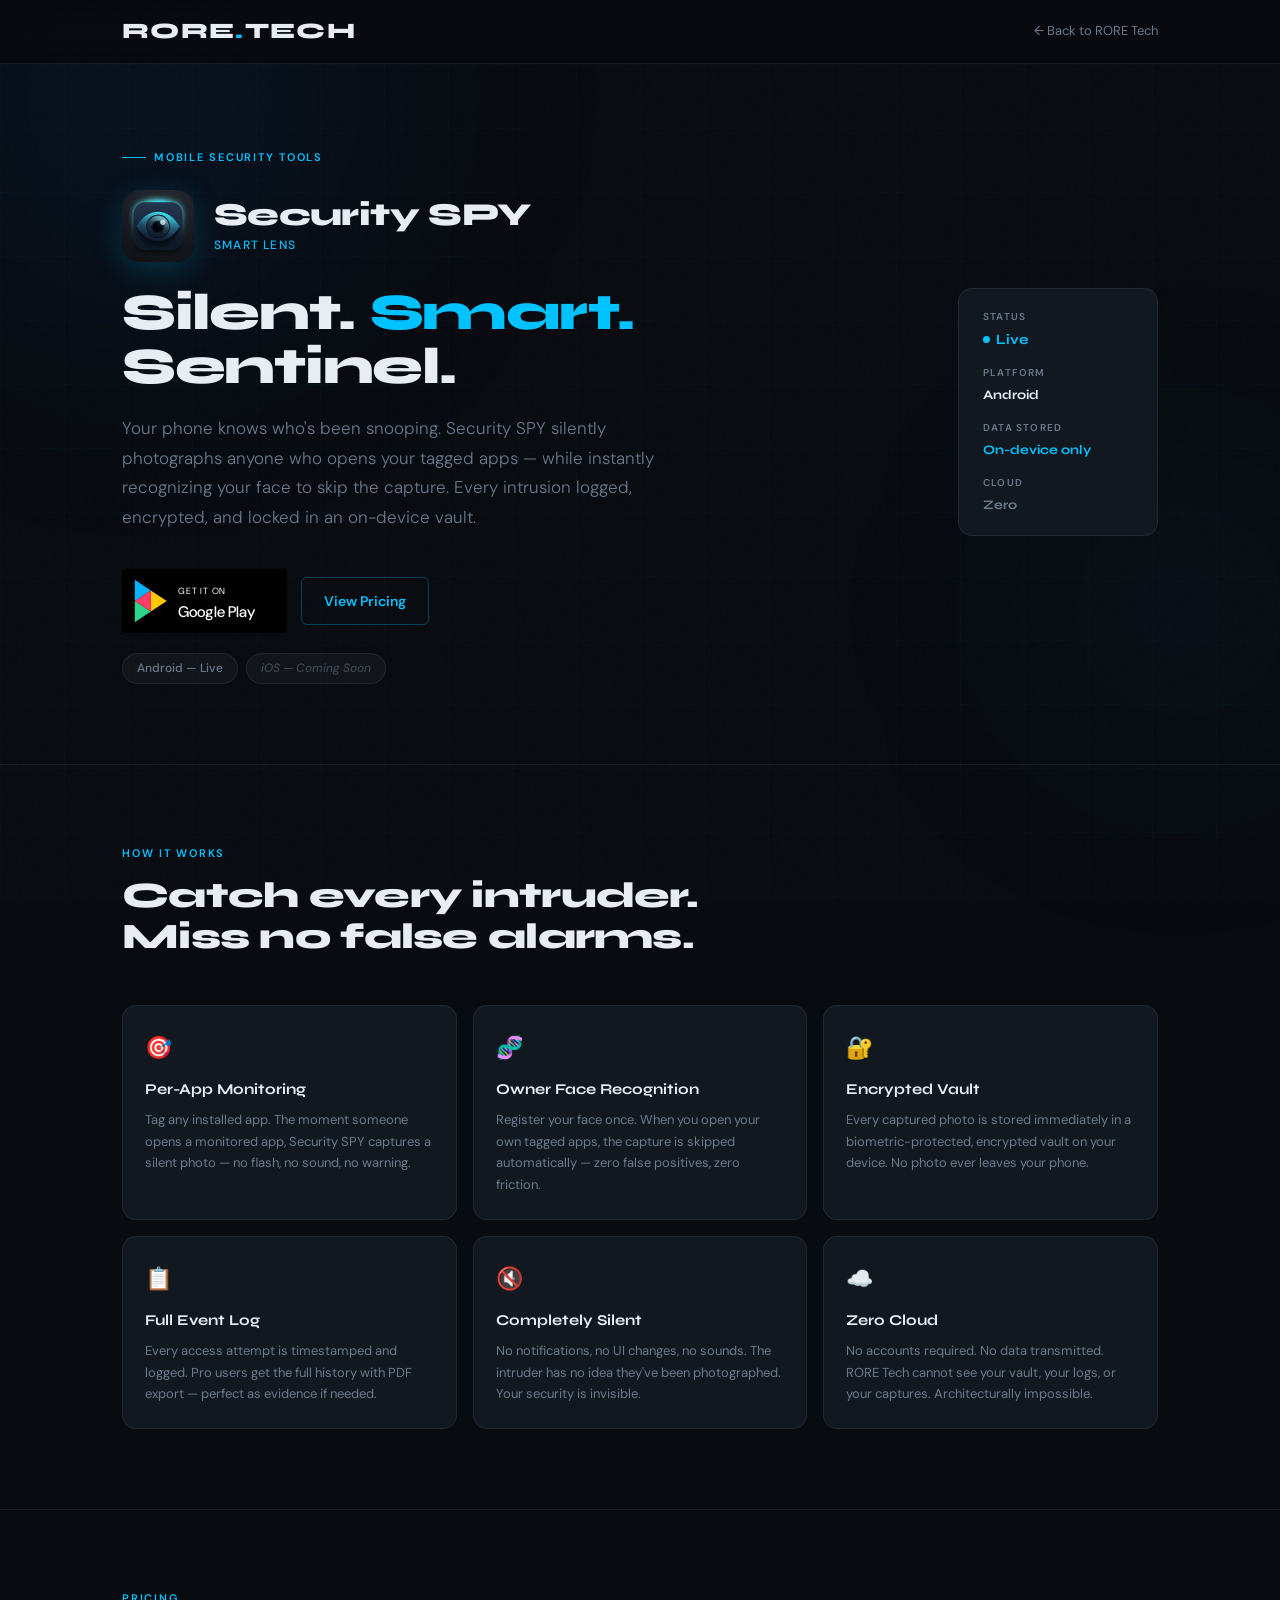
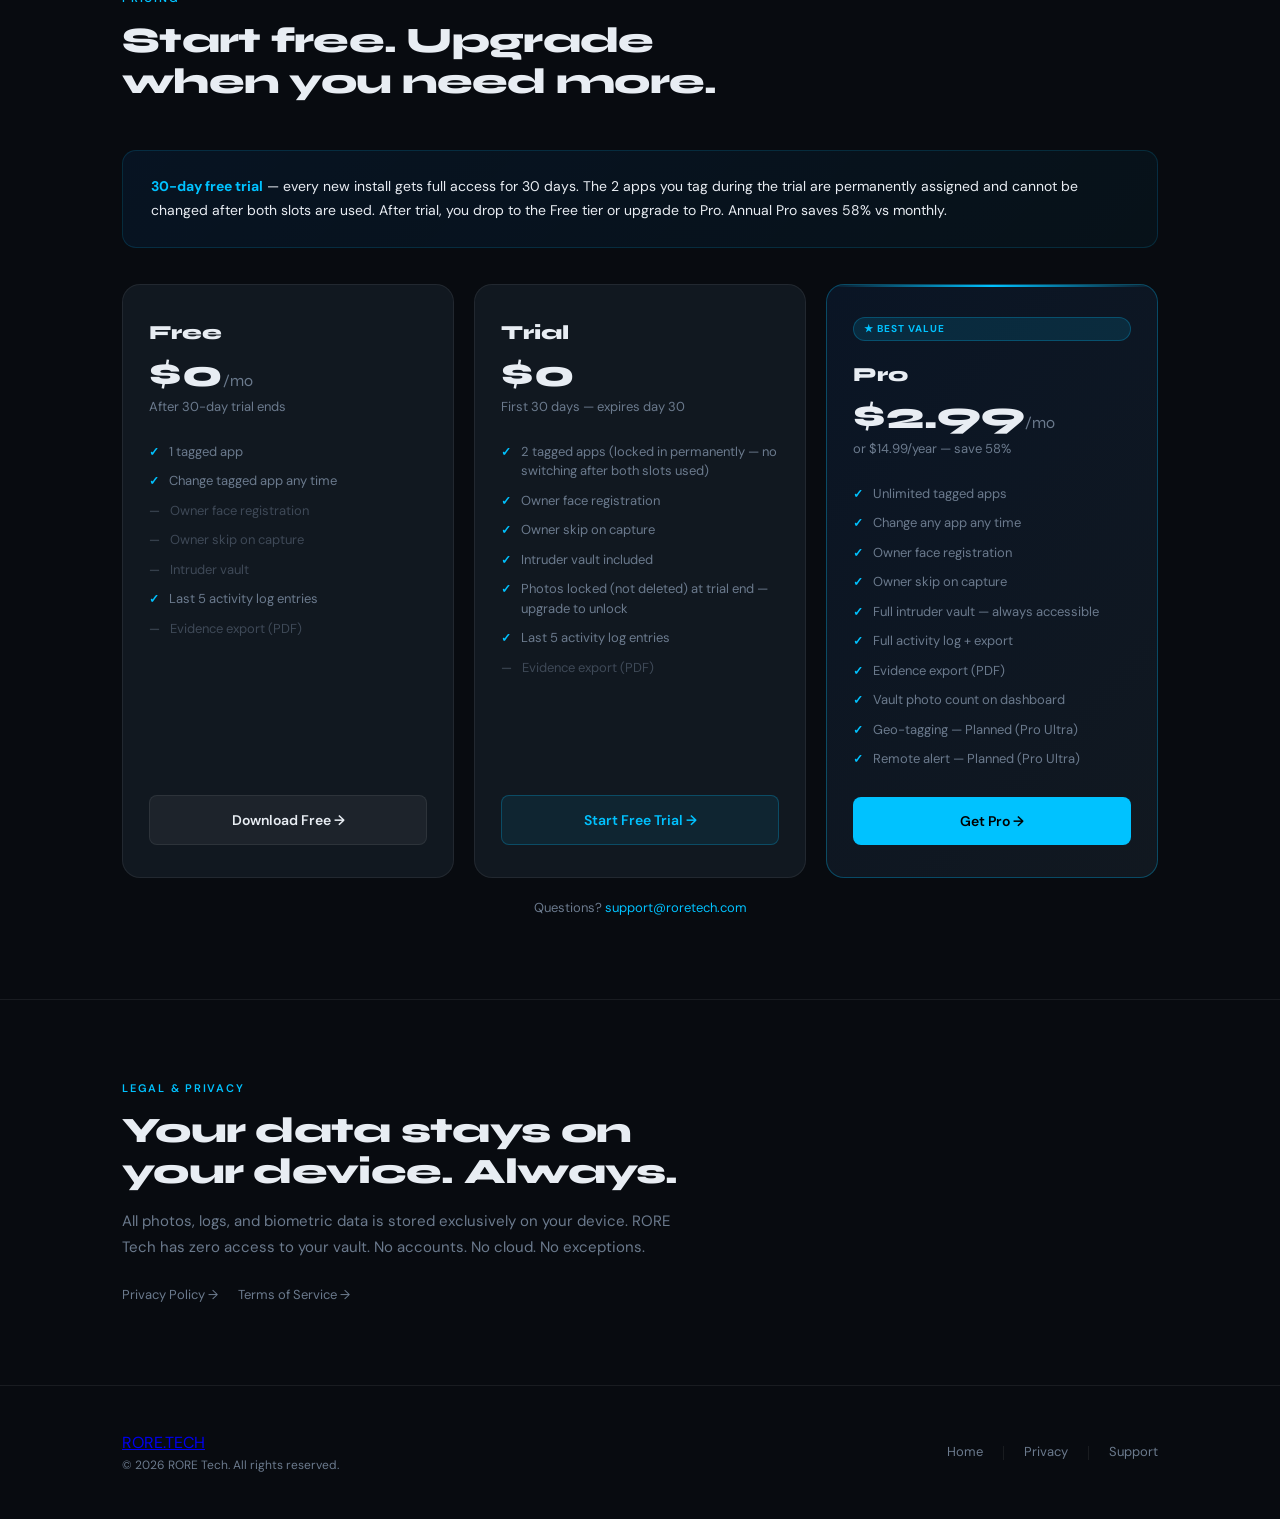
<file: security-spy/index.html>
<!DOCTYPE html>
<html lang="en">
<head>
  <meta charset="UTF-8">
  <meta name="viewport" content="width=device-width, initial-scale=1.0">
  <title>Security SPY — Silent. Smart. Sentinel. | RORE Tech</title>
  <meta name="description" content="Security SPY silently captures anyone snooping on your phone. On-device vault, face recognition, per-app monitoring. Android — iOS coming soon.">
  <link rel="canonical" href="https://roretech.com/security-spy/">
  <link rel="icon" type="image/png" href="/RORE_Tech_transparent.png">
  <link rel="apple-touch-icon" href="/RORE_Tech_transparent.png">
  <!-- Open Graph -->
  <meta property="og:type" content="website">
  <meta property="og:site_name" content="RORE Tech">
  <meta property="og:url" content="https://roretech.com/security-spy/">
  <meta property="og:title" content="Security SPY — Silent. Smart. Sentinel. | RORE Tech">
  <meta property="og:description" content="Security SPY silently captures anyone snooping on your phone. On-device vault, face recognition, per-app monitoring. Android — iOS coming soon.">
  <meta property="og:image" content="https://roretech.com/RORE_Tech_transparent.png">
  <meta property="og:image:width" content="2048">
  <meta property="og:image:height" content="2048">
  <!-- Twitter -->
  <meta name="twitter:card" content="summary_large_image">
  <meta name="twitter:title" content="Security SPY — Silent. Smart. Sentinel. | RORE Tech">
  <meta name="twitter:description" content="Security SPY silently captures anyone snooping on your phone. On-device vault, face recognition, per-app monitoring. Android — iOS coming soon.">
  <meta name="twitter:image" content="https://roretech.com/RORE_Tech_transparent.png">
  <link rel="preconnect" href="https://fonts.googleapis.com">
  <link rel="preconnect" href="https://fonts.gstatic.com" crossorigin>
  <link href="https://fonts.googleapis.com/css2?family=Syne:wght@400;600;700;800&family=DM+Sans:ital,opsz,wght@0,9..40,300;0,9..40,400;0,9..40,500;1,9..40,300&display=swap" rel="stylesheet">
  <style>
    *, *::before, *::after { box-sizing: border-box; margin: 0; padding: 0; }
    :root {
      --bg: #080B10; --bg2: #0D1117; --surface: #111820; --border: rgba(255,255,255,0.07);
      --accent: #00C2FF; --accent2: #0076FF; --text: #E8EDF3; --muted: #6B7A8D;
    }
    html { scroll-behavior: smooth; }
    body { background: var(--bg); color: var(--text); font-family: 'DM Sans', sans-serif; font-size: 16px; line-height: 1.6; overflow-x: hidden; }
    body::before { content: ''; position: fixed; inset: 0; background-image: url("data:image/svg+xml,%3Csvg viewBox='0 0 256 256' xmlns='http://www.w3.org/2000/svg'%3E%3Cfilter id='noise'%3E%3CfeTurbulence type='fractalNoise' baseFrequency='0.9' numOctaves='4' stitchTiles='stitch'/%3E%3C/filter%3E%3Crect width='100%25' height='100%25' filter='url(%23noise)' opacity='0.04'/%3E%3C/svg%3E"); pointer-events: none; z-index: 0; opacity: 0.4; }
    .grid-bg { position: fixed; inset: 0; background-image: linear-gradient(rgba(0,194,255,0.025) 1px, transparent 1px), linear-gradient(90deg, rgba(0,194,255,0.025) 1px, transparent 1px); background-size: 64px 64px; pointer-events: none; z-index: 0; }
    .orb { position: fixed; border-radius: 50%; filter: blur(130px); pointer-events: none; z-index: 0; }
    .orb-1 { width: 600px; height: 600px; background: radial-gradient(circle, rgba(0,118,255,0.12), transparent 70%); top: -200px; left: -150px; }
    .orb-2 { width: 400px; height: 400px; background: radial-gradient(circle, rgba(0,194,255,0.08), transparent 70%); bottom: 10%; right: -100px; }
    .container { max-width: 1100px; margin: 0 auto; padding: 0 32px; position: relative; z-index: 1; }

    nav { position: fixed; top: 0; left: 0; right: 0; z-index: 100; padding: 14px 0; background: rgba(8,11,16,0.88); backdrop-filter: blur(24px); border-bottom: 1px solid var(--border); }
    nav .container { display: flex; align-items: center; justify-content: space-between; }
    .nav-logo { font-family: 'Syne', sans-serif; font-weight: 800; font-size: 22px; letter-spacing: 0.06em; color: var(--text); text-decoration: none; }
    .nav-logo span { color: var(--accent); }
    .nav-back { font-size: 13px; color: var(--muted); text-decoration: none; transition: color 0.2s; display: flex; align-items: center; gap: 6px; }
    .nav-back:hover { color: var(--text); }

    @keyframes fadeUp { from { opacity: 0; transform: translateY(20px); } to { opacity: 1; transform: translateY(0); } }

    /* HERO */
    .hero { padding: 140px 0 80px; border-bottom: 1px solid var(--border); }
    .hero-inner { display: grid; grid-template-columns: 1fr auto; gap: 60px; align-items: center; }
    .hero-eyebrow { display: inline-flex; align-items: center; gap: 8px; font-size: 11px; font-weight: 600; letter-spacing: 0.16em; text-transform: uppercase; color: var(--accent); margin-bottom: 24px; opacity: 0; animation: fadeUp 0.5s ease 0.1s forwards; }
    .hero-eyebrow::before { content: ''; width: 24px; height: 1px; background: var(--accent); }
    .app-identity { display: flex; align-items: center; gap: 20px; margin-bottom: 24px; opacity: 0; animation: fadeUp 0.5s ease 0.15s forwards; }
    .app-icon-lg { width: 72px; height: 72px; border-radius: 18px; overflow: hidden; box-shadow: 0 8px 32px rgba(0,194,255,0.2); }
    .app-icon-lg img { width: 100%; height: 100%; object-fit: cover; }
    .app-name-block .app-name { font-family: 'Syne', sans-serif; font-weight: 800; font-size: 32px; letter-spacing: -0.02em; line-height: 1.1; }
    .app-name-block .app-smartlens { font-size: 12px; font-weight: 500; letter-spacing: 0.1em; text-transform: uppercase; color: var(--accent); margin-top: 4px; }
    .hero-tagline { font-family: 'Syne', sans-serif; font-weight: 800; font-size: clamp(32px, 4vw, 52px); line-height: 1.05; letter-spacing: -0.025em; margin-bottom: 20px; opacity: 0; animation: fadeUp 0.5s ease 0.2s forwards; }
    .hero-tagline span { color: var(--accent); }
    .hero-desc { font-size: 17px; font-weight: 300; color: var(--muted); line-height: 1.75; max-width: 540px; margin-bottom: 36px; opacity: 0; animation: fadeUp 0.5s ease 0.28s forwards; }
    .hero-actions { display: flex; gap: 14px; flex-wrap: wrap; align-items: center; opacity: 0; animation: fadeUp 0.5s ease 0.35s forwards; }
    .btn-primary { display: inline-flex; align-items: center; gap: 8px; background: var(--accent); color: #000; font-size: 14px; font-weight: 600; padding: 13px 26px; border-radius: 6px; text-decoration: none; transition: all 0.2s; }
    .btn-primary:hover { background: #33CEFF; transform: translateY(-2px); box-shadow: 0 10px 36px rgba(0,194,255,0.28); }
    .btn-outline { display: inline-flex; align-items: center; gap: 8px; color: var(--accent); font-size: 14px; font-weight: 600; text-decoration: none; border: 1px solid rgba(0,194,255,0.3); padding: 12px 22px; border-radius: 6px; transition: all 0.2s; }
    .btn-outline:hover { background: rgba(0,194,255,0.07); }
    .gplay-badge { display: inline-block; width: auto; height: 56px; transition: transform 0.2s, opacity 0.2s; text-decoration: none; }
    .gplay-badge:hover { transform: translateY(-2px); opacity: 0.92; }
    .gplay-badge svg { display: block; height: 100%; width: auto; }
    .hero .gplay-badge { height: 64px; }
    .platform-badges { display: flex; gap: 8px; margin-top: 20px; opacity: 0; animation: fadeUp 0.5s ease 0.4s forwards; }
    .pbadge { font-size: 12px; font-weight: 500; color: var(--muted); background: rgba(255,255,255,0.04); border: 1px solid var(--border); padding: 5px 14px; border-radius: 20px; }
    .pbadge.soon { color: rgba(107,122,141,0.5); font-style: italic; }

    /* STATUS BADGE */
    .status-box { background: var(--surface); border: 1px solid var(--border); border-radius: 14px; padding: 20px 24px; width: 200px; opacity: 0; animation: fadeUp 0.5s ease 0.3s forwards; }
    .status-item { margin-bottom: 14px; }
    .status-item:last-child { margin-bottom: 0; }
    .status-label { font-size: 10px; font-weight: 600; letter-spacing: 0.12em; text-transform: uppercase; color: var(--muted); margin-bottom: 4px; }
    .status-value { font-family: 'Syne', sans-serif; font-weight: 700; font-size: 14px; }
    .sv-live { color: var(--accent); display: flex; align-items: center; gap: 6px; }
    .sv-live::before { content: ''; width: 7px; height: 7px; background: var(--accent); border-radius: 50%; animation: pulse 2s infinite; }
    @keyframes pulse { 0%,100%{opacity:1;transform:scale(1)} 50%{opacity:0.5;transform:scale(0.75)} }

    /* SECTION */
    .section { padding: 80px 0; border-bottom: 1px solid var(--border); }
    .sec-label { font-size: 11px; font-weight: 600; letter-spacing: 0.16em; text-transform: uppercase; color: var(--accent); margin-bottom: 12px; }
    .sec-title { font-family: 'Syne', sans-serif; font-weight: 800; font-size: clamp(24px, 2.8vw, 36px); letter-spacing: -0.02em; margin-bottom: 48px; line-height: 1.15; }

    /* FEATURES GRID */
    .features-grid { display: grid; grid-template-columns: repeat(3, 1fr); gap: 16px; }
    .feat-card { background: var(--surface); border: 1px solid var(--border); border-radius: 14px; padding: 24px 22px; transition: border-color 0.25s, transform 0.25s; }
    .feat-card:hover { border-color: rgba(0,194,255,0.2); transform: translateY(-3px); }
    .feat-icon { font-size: 22px; margin-bottom: 12px; }
    .feat-title { font-family: 'Syne', sans-serif; font-weight: 700; font-size: 15px; margin-bottom: 8px; }
    .feat-desc { font-size: 13px; color: var(--muted); line-height: 1.65; }

    /* PRICING */
    .pricing-grid { display: grid; grid-template-columns: repeat(3, 1fr); gap: 20px; }
    .pricing-card { background: var(--surface); border: 1px solid var(--border); border-radius: 18px; padding: 32px 26px; position: relative; overflow: hidden; display: flex; flex-direction: column; transition: transform 0.25s; }
    .pricing-card:hover { transform: translateY(-4px); }
    .pricing-card.popular { border-color: rgba(0,194,255,0.3); background: linear-gradient(135deg, #0A1525 0%, var(--surface) 100%); }
    .pricing-card.popular::before { content: ''; position: absolute; top: 0; left: 0; right: 0; height: 2px; background: linear-gradient(90deg, transparent, var(--accent), transparent); }
    .pc-badge { display: inline-block; font-size: 10px; font-weight: 700; letter-spacing: 0.1em; text-transform: uppercase; padding: 3px 10px; border-radius: 20px; margin-bottom: 18px; }
    .pcb-pop { background: rgba(0,194,255,0.12); color: var(--accent); border: 1px solid rgba(0,194,255,0.25); }
    .pcb-val { background: rgba(251,191,36,0.12); color: #FCD34D; border: 1px solid rgba(251,191,36,0.25); }
    .pc-name { font-family: 'Syne', sans-serif; font-weight: 800; font-size: 20px; margin-bottom: 6px; }
    .pc-price { font-family: 'Syne', sans-serif; font-weight: 800; font-size: 38px; line-height: 1; margin-bottom: 4px; }
    .pc-price span { font-size: 16px; font-weight: 400; color: var(--muted); }
    .pc-period { font-size: 13px; color: var(--muted); margin-bottom: 24px; }
    .pc-features { list-style: none; display: flex; flex-direction: column; gap: 10px; margin-bottom: 28px; flex: 1; }
    .pc-features li { font-size: 13px; color: var(--muted); display: flex; align-items: flex-start; gap: 10px; line-height: 1.5; }
    .pc-features li::before { content: '✓'; color: var(--accent); font-size: 12px; font-weight: 700; flex-shrink: 0; margin-top: 1px; }
    .pc-features li.locked { color: rgba(107,122,141,0.5); }
    .pc-features li.locked::before { content: '—'; color: rgba(107,122,141,0.4); }
    .pc-btn { display: block; text-align: center; padding: 13px 20px; border-radius: 8px; font-size: 14px; font-weight: 600; text-decoration: none; transition: all 0.2s; }
    .pcb-free { background: rgba(255,255,255,0.05); color: var(--text); border: 1px solid var(--border); }
    .pcb-free:hover { background: rgba(255,255,255,0.09); }
    .pcb-trial { background: rgba(0,194,255,0.08); color: var(--accent); border: 1px solid rgba(0,194,255,0.25); }
    .pcb-trial:hover { background: rgba(0,194,255,0.14); }
    .pcb-pro { background: var(--accent); color: #000; }
    .pcb-pro:hover { background: #33CEFF; box-shadow: 0 8px 32px rgba(0,194,255,0.3); }
    .pricing-note { font-size: 13px; color: var(--muted); text-align: center; margin-top: 20px; }
    .pricing-note a { color: var(--accent); text-decoration: none; }

    /* TRIAL CALLOUT */
    .trial-callout { background: linear-gradient(135deg, rgba(0,118,255,0.08), rgba(0,194,255,0.04)); border: 1px solid rgba(0,194,255,0.15); border-radius: 14px; padding: 24px 28px; margin-bottom: 36px; }
    .trial-callout p { font-size: 14px; color: var(--text); line-height: 1.7; margin: 0; }
    .trial-callout strong { color: var(--accent); }

    /* FOOTER */
    .legal-links { display: flex; gap: 20px; flex-wrap: wrap; margin-top: 16px; }
    .legal-links a { font-size: 13px; color: var(--muted); text-decoration: none; transition: color 0.2s; }
    .legal-links a:hover { color: var(--text); }
    footer { border-top: 1px solid var(--border); padding: 44px 0; }
    footer .container { display: flex; align-items: center; justify-content: space-between; flex-wrap: wrap; gap: 20px; }
    .footer-copy { font-size: 12px; color: var(--muted); }
    .footer-links { display: flex; gap: 20px; flex-wrap: wrap; align-items: center; }
    .footer-links a { font-size: 13px; color: var(--muted); text-decoration: none; transition: color 0.2s; }
    .footer-links a:hover { color: var(--text); }
    .fdiv { width: 1px; height: 14px; background: var(--border); }

    @media (max-width: 900px) {
      .hero-inner { grid-template-columns: 1fr; gap: 32px; }
      .status-box { display: none; }
      .features-grid { grid-template-columns: 1fr 1fr; }
      .pricing-grid { grid-template-columns: 1fr; gap: 14px; }
    }
    @media (max-width: 600px) {
      .container { padding: 0 20px; }
      .features-grid { grid-template-columns: 1fr; }
      footer .container { flex-direction: column; align-items: flex-start; }
    }
  </style>
</head>
<body>
<div class="grid-bg"></div>
<div class="orb orb-1"></div>
<div class="orb orb-2"></div>

<nav>
  <div class="container">
    <a href="/" class="nav-logo">RORE<span>.</span>TECH</a>
    <a href="/" class="nav-back">← Back to RORE Tech</a>
  </div>
</nav>

<section class="hero">
  <div class="container">
    <div class="hero-inner">
      <div>
        <div class="hero-eyebrow">Mobile Security Tools</div>
        <div class="app-identity">
          <div class="app-icon-lg"><img src="/security__spy_app_logo.png" alt="Security SPY"></div>
          <div class="app-name-block">
            <div class="app-name">Security SPY</div>
            <div class="app-smartlens">Smart Lens</div>
          </div>
        </div>
        <h1 class="hero-tagline">Silent.<span> Smart.</span><br>Sentinel.</h1>
        <p class="hero-desc">Your phone knows who's been snooping. Security SPY silently photographs anyone who opens your tagged apps — while instantly recognizing your face to skip the capture. Every intrusion logged, encrypted, and locked in an on-device vault.</p>
        <div class="hero-actions">
          <a href="https://play.google.com/store/apps/details?id=com.rore.securityspy" class="gplay-badge" target="_blank" rel="noopener" aria-label="Get it on Google Play">
            <svg xmlns="http://www.w3.org/2000/svg" viewBox="0 0 646 250">
              <title>Get it on Google Play</title>
              <rect width="646" height="250" rx="16" fill="#000"/>
              <path d="M50,42 L50,125 L112.5,83.5 Z" fill="#00B4FF"/>
              <path d="M50,125 L50,208 L112.5,166.5 Z" fill="#2AD68A"/>
              <path d="M112.5,83.5 L112.5,166.5 L175,125 Z" fill="#FFC700"/>
              <path d="M50,125 L112.5,83.5 L112.5,166.5 Z" fill="#FF3D67"/>
              <text x="220" y="97" fill="#FFF" font-family="'DM Sans',Roboto,Arial,sans-serif" font-size="35" font-weight="400" letter-spacing="3">GET IT ON</text>
              <text x="218" y="186" fill="#FFF" font-family="'DM Sans',Roboto,Arial,sans-serif" font-size="60" font-weight="500">Google Play</text>
            </svg>
          </a>
          <a href="#pricing" class="btn-outline">View Pricing</a>
        </div>
        <div class="platform-badges">
          <span class="pbadge">Android — Live</span>
          <span class="pbadge soon">iOS — Coming Soon</span>
        </div>
      </div>
      <div class="status-box">
        <div class="status-item">
          <div class="status-label">Status</div>
          <div class="status-value sv-live">Live</div>
        </div>
        <div class="status-item">
          <div class="status-label">Platform</div>
          <div class="status-value" style="font-size:13px;color:var(--text)">Android</div>
        </div>
        <div class="status-item">
          <div class="status-label">Data stored</div>
          <div class="status-value" style="font-size:13px;color:var(--accent)">On-device only</div>
        </div>
        <div class="status-item">
          <div class="status-label">Cloud</div>
          <div class="status-value" style="font-size:13px;color:var(--muted)">Zero</div>
        </div>
      </div>
    </div>
  </div>
</section>

<!-- FEATURES -->
<section class="section">
  <div class="container">
    <div class="sec-label">How it works</div>
    <h2 class="sec-title">Catch every intruder.<br>Miss no false alarms.</h2>
    <div class="features-grid">
      <div class="feat-card">
        <div class="feat-icon">🎯</div>
        <div class="feat-title">Per-App Monitoring</div>
        <p class="feat-desc">Tag any installed app. The moment someone opens a monitored app, Security SPY captures a silent photo — no flash, no sound, no warning.</p>
      </div>
      <div class="feat-card">
        <div class="feat-icon">🧬</div>
        <div class="feat-title">Owner Face Recognition</div>
        <p class="feat-desc">Register your face once. When you open your own tagged apps, the capture is skipped automatically — zero false positives, zero friction.</p>
      </div>
      <div class="feat-card">
        <div class="feat-icon">🔐</div>
        <div class="feat-title">Encrypted Vault</div>
        <p class="feat-desc">Every captured photo is stored immediately in a biometric-protected, encrypted vault on your device. No photo ever leaves your phone.</p>
      </div>
      <div class="feat-card">
        <div class="feat-icon">📋</div>
        <div class="feat-title">Full Event Log</div>
        <p class="feat-desc">Every access attempt is timestamped and logged. Pro users get the full history with PDF export — perfect as evidence if needed.</p>
      </div>
      <div class="feat-card">
        <div class="feat-icon">🔇</div>
        <div class="feat-title">Completely Silent</div>
        <p class="feat-desc">No notifications, no UI changes, no sounds. The intruder has no idea they've been photographed. Your security is invisible.</p>
      </div>
      <div class="feat-card">
        <div class="feat-icon">☁️</div>
        <div class="feat-title">Zero Cloud</div>
        <p class="feat-desc">No accounts required. No data transmitted. RORE Tech cannot see your vault, your logs, or your captures. Architecturally impossible.</p>
      </div>
    </div>
  </div>
</section>

<!-- PRICING -->
<section class="section" id="pricing">
  <div class="container">
    <div class="sec-label">Pricing</div>
    <h2 class="sec-title">Start free. Upgrade<br>when you need more.</h2>

    <div class="trial-callout">
      <p><strong>30-day free trial</strong> — every new install gets full access for 30 days. The 2 apps you tag during the trial are permanently assigned and cannot be changed after both slots are used. After trial, you drop to the Free tier or upgrade to Pro. Annual Pro saves 58% vs monthly.</p>
    </div>

    <div class="pricing-grid">

      <!-- FREE -->
      <div class="pricing-card">
        <div class="pc-name">Free</div>
        <div class="pc-price">$0<span>/mo</span></div>
        <div class="pc-period">After 30-day trial ends</div>
        <ul class="pc-features">
          <li>1 tagged app</li>
          <li>Change tagged app any time</li>
          <li class="locked">Owner face registration</li>
          <li class="locked">Owner skip on capture</li>
          <li class="locked">Intruder vault</li>
          <li>Last 5 activity log entries</li>
          <li class="locked">Evidence export (PDF)</li>
        </ul>
        <a href="https://play.google.com/store/apps/details?id=com.rore.securityspy" class="pc-btn pcb-free">Download Free →</a>
      </div>

      <!-- TRIAL -->
      <div class="pricing-card">
        <div class="pc-name">Trial</div>
        <div class="pc-price">$0<span></span></div>
        <div class="pc-period">First 30 days — expires day 30</div>
        <ul class="pc-features">
          <li>2 tagged apps (locked in permanently — no switching after both slots used)</li>
          <li>Owner face registration</li>
          <li>Owner skip on capture</li>
          <li>Intruder vault included</li>
          <li>Photos locked (not deleted) at trial end — upgrade to unlock</li>
          <li>Last 5 activity log entries</li>
          <li class="locked">Evidence export (PDF)</li>
        </ul>
        <a href="https://play.google.com/store/apps/details?id=com.rore.securityspy" class="pc-btn pcb-trial">Start Free Trial →</a>
      </div>

      <!-- PRO -->
      <div class="pricing-card popular">
        <div class="pc-badge pcb-pop">★ Best Value</div>
        <div class="pc-name">Pro</div>
        <div class="pc-price">$2.99<span>/mo</span></div>
        <div class="pc-period">or $14.99/year — save 58%</div>
        <ul class="pc-features">
          <li>Unlimited tagged apps</li>
          <li>Change any app any time</li>
          <li>Owner face registration</li>
          <li>Owner skip on capture</li>
          <li>Full intruder vault — always accessible</li>
          <li>Full activity log + export</li>
          <li>Evidence export (PDF)</li>
          <li>Vault photo count on dashboard</li>
          <li>Geo-tagging — Planned (Pro Ultra)</li>
          <li>Remote alert — Planned (Pro Ultra)</li>
        </ul>
        <a href="https://play.google.com/store/apps/details?id=com.rore.securityspy" class="pc-btn pcb-pro">Get Pro →</a>
      </div>

    </div>
    <p class="pricing-note">Questions? <a href="mailto:support@roretech.com">support@roretech.com</a></p>
  </div>
</section>

<!-- LEGAL + PRIVACY -->
<section class="section" style="border-bottom:none;">
  <div class="container">
    <div class="sec-label">Legal & Privacy</div>
    <h2 class="sec-title" style="margin-bottom:16px;">Your data stays on<br>your device. Always.</h2>
    <p style="font-size:15px;color:var(--muted);max-width:560px;line-height:1.75;margin-bottom:24px;">All photos, logs, and biometric data is stored exclusively on your device. RORE Tech has zero access to your vault. No accounts. No cloud. No exceptions.</p>
    <div class="legal-links">
      <a href="/security-spy/privacy.html">Privacy Policy →</a>
      <a href="/security-spy/terms.html">Terms of Service →</a>
    </div>
  </div>
</section>

<footer>
  <div class="container">
    <div class="footer-brand">
      <a href="/" class="footer-logo-text">RORE<span>.</span>TECH</a>
      <p class="footer-copy">© 2026 RORE Tech. All rights reserved.</p>
    </div>
    <div class="footer-links">
      <a href="/">Home</a>
      <div class="fdiv"></div>
      <a href="/privacy.html">Privacy</a>
      <div class="fdiv"></div>
      <a href="mailto:support@roretech.com">Support</a>
    </div>
  </div>
</footer>
</body>
</html>
</file>
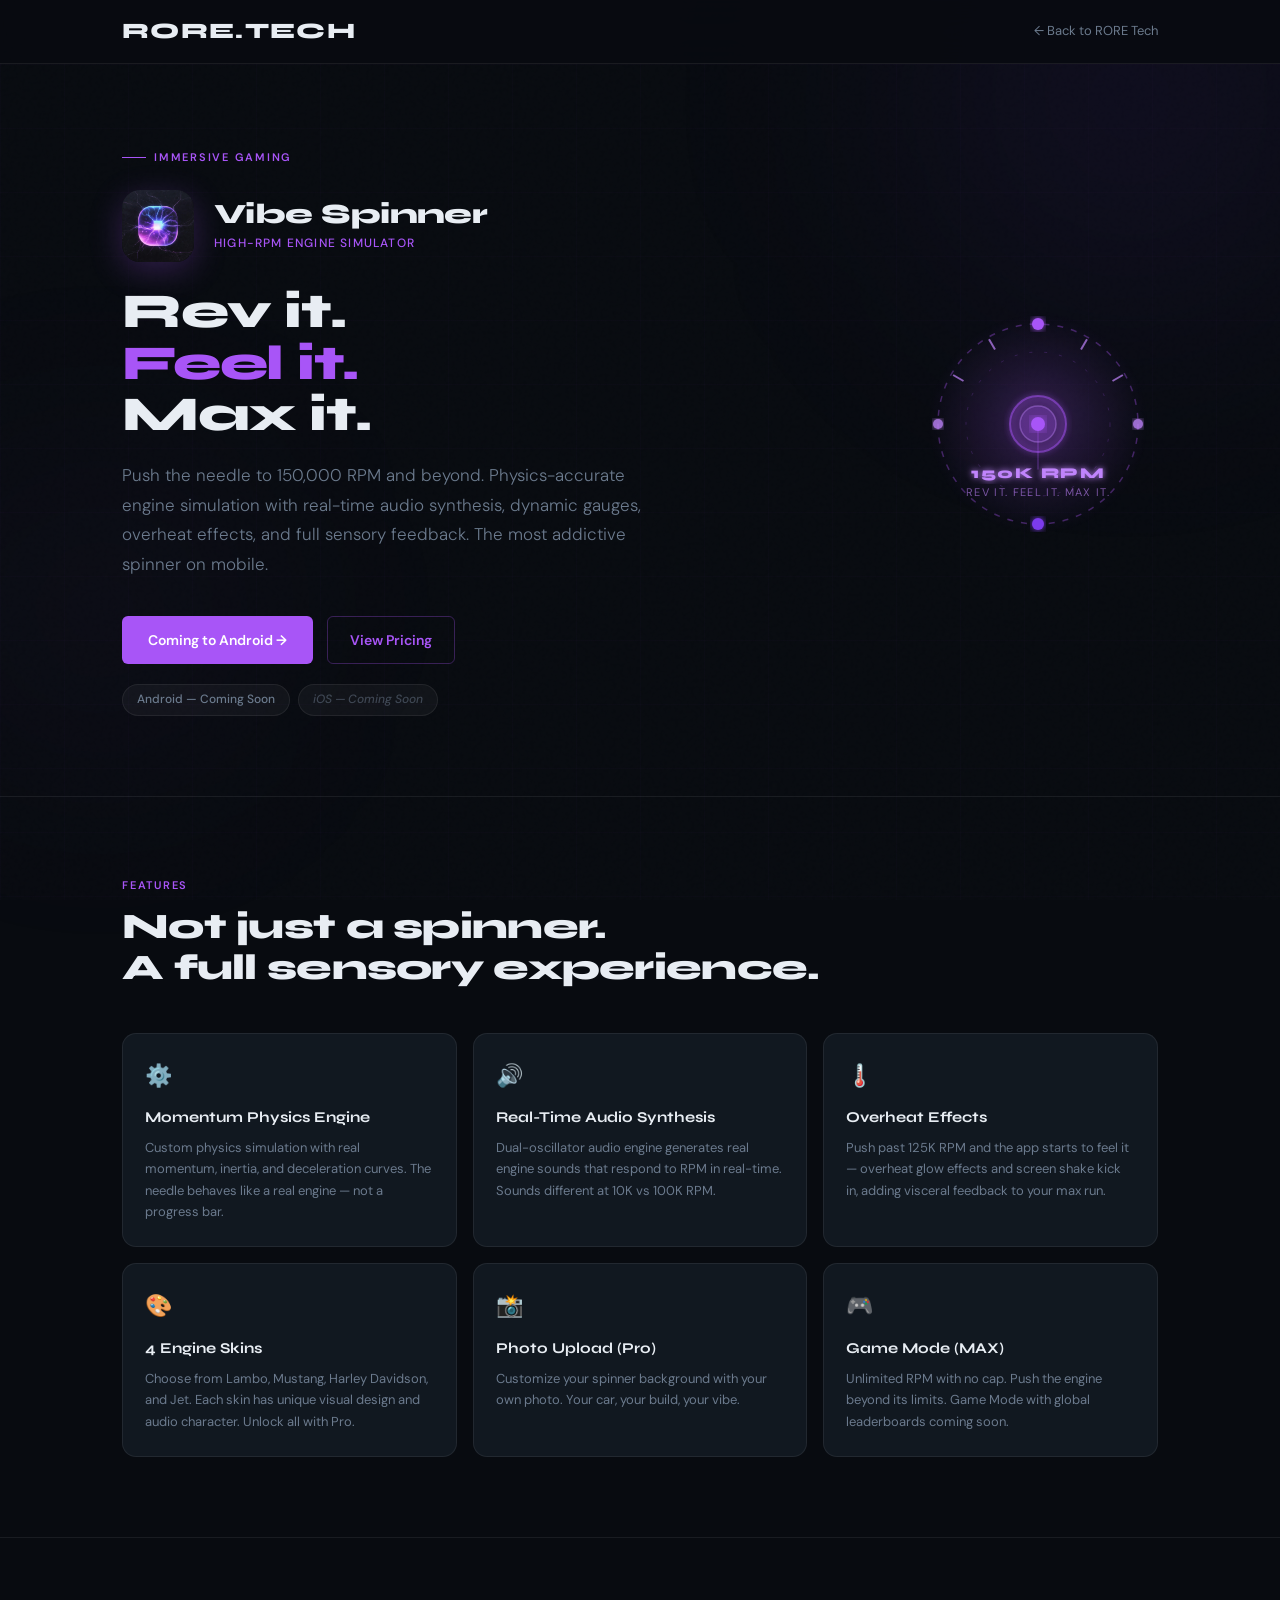
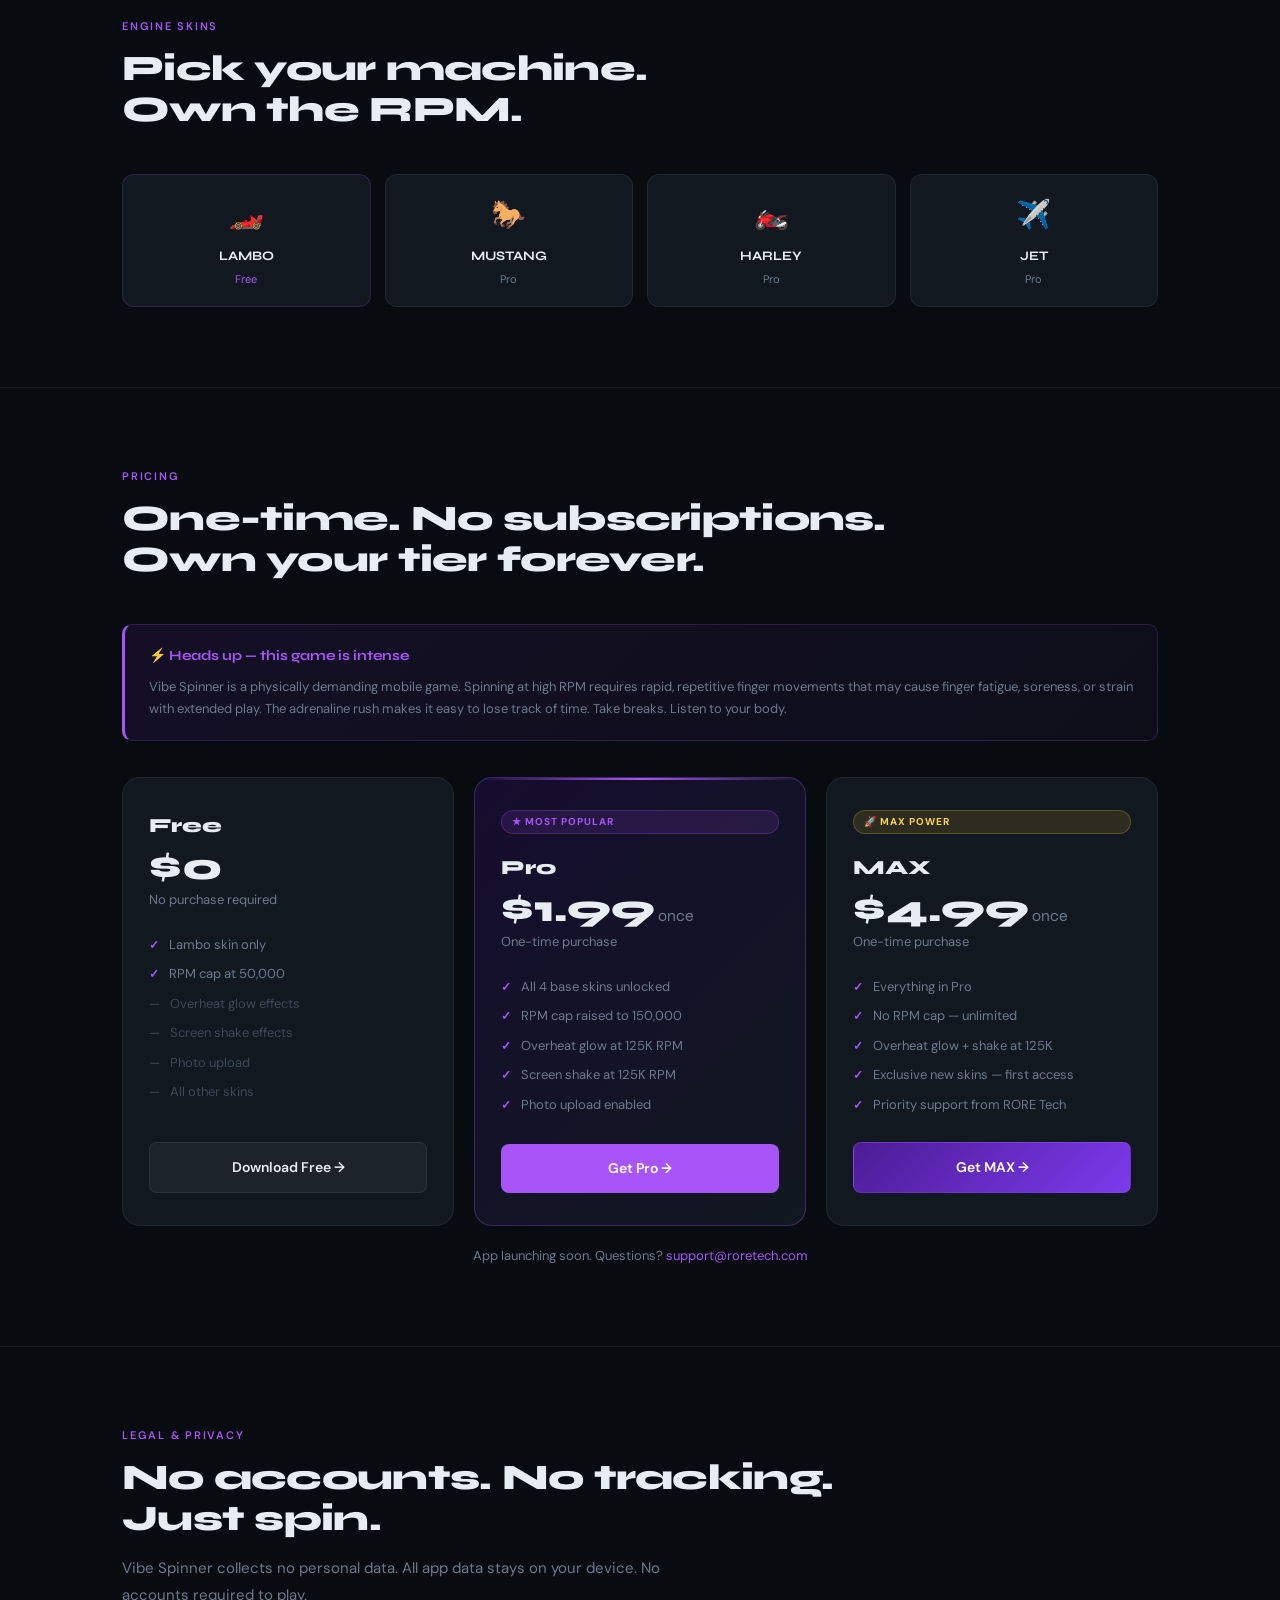
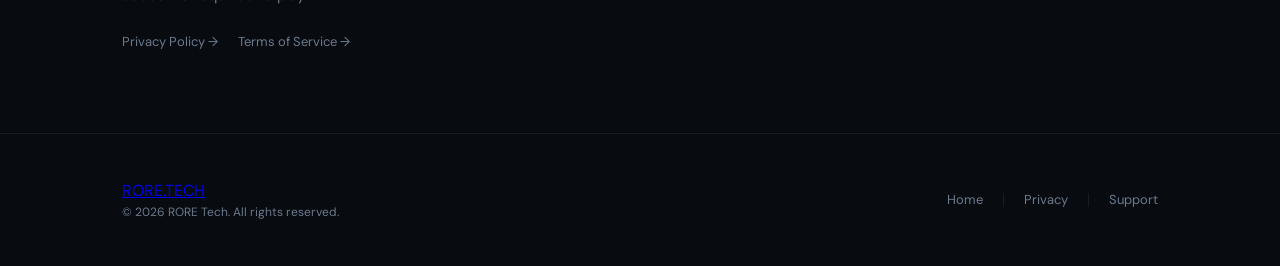
<file: vibespinner/index.html>
<!DOCTYPE html>
<html lang="en">
<head>
  <meta charset="UTF-8">
  <meta name="viewport" content="width=device-width, initial-scale=1.0">
  <title>Vibe Spinner — Rev it. Feel it. Max it. | RORE Tech</title>
  <meta name="description" content="Vibe Spinner — high-RPM physics engine simulator with real audio synthesis. Push past 150K RPM on Android. iOS coming soon.">
  <link rel="canonical" href="https://roretech.com/vibespinner/">
  <link rel="icon" type="image/png" href="/RORE_Tech_transparent.png">
  <link rel="apple-touch-icon" href="/RORE_Tech_transparent.png">
  <!-- Open Graph -->
  <meta property="og:type" content="website">
  <meta property="og:site_name" content="RORE Tech">
  <meta property="og:url" content="https://roretech.com/vibespinner/">
  <meta property="og:title" content="Vibe Spinner — Rev it. Feel it. Max it. | RORE Tech">
  <meta property="og:description" content="Vibe Spinner — high-RPM physics engine simulator with real audio synthesis. Push past 150K RPM on Android. iOS coming soon.">
  <meta property="og:image" content="https://roretech.com/RORE_Tech_transparent.png">
  <meta property="og:image:width" content="2048">
  <meta property="og:image:height" content="2048">
  <!-- Twitter -->
  <meta name="twitter:card" content="summary_large_image">
  <meta name="twitter:title" content="Vibe Spinner — Rev it. Feel it. Max it. | RORE Tech">
  <meta name="twitter:description" content="Vibe Spinner — high-RPM physics engine simulator with real audio synthesis. Push past 150K RPM on Android. iOS coming soon.">
  <meta name="twitter:image" content="https://roretech.com/RORE_Tech_transparent.png">
  <link rel="preconnect" href="https://fonts.googleapis.com">
  <link rel="preconnect" href="https://fonts.gstatic.com" crossorigin>
  <link href="https://fonts.googleapis.com/css2?family=Syne:wght@400;600;700;800&family=DM+Sans:ital,opsz,wght@0,9..40,300;0,9..40,400;0,9..40,500;1,9..40,300&display=swap" rel="stylesheet">
  <style>
    *, *::before, *::after { box-sizing: border-box; margin: 0; padding: 0; }
    :root { --bg:#080B10; --surface:#111820; --border:rgba(255,255,255,0.07); --vibe:#A855F7; --vibe2:#7C3AED; --text:#E8EDF3; --muted:#6B7A8D; }
    html { scroll-behavior: smooth; }
    body { background:var(--bg); color:var(--text); font-family:'DM Sans',sans-serif; font-size:16px; line-height:1.6; overflow-x:hidden; }
    body::before { content:''; position:fixed; inset:0; background-image:url("data:image/svg+xml,%3Csvg viewBox='0 0 256 256' xmlns='http://www.w3.org/2000/svg'%3E%3Cfilter id='noise'%3E%3CfeTurbulence type='fractalNoise' baseFrequency='0.9' numOctaves='4' stitchTiles='stitch'/%3E%3C/filter%3E%3Crect width='100%25' height='100%25' filter='url(%23noise)' opacity='0.04'/%3E%3C/svg%3E"); pointer-events:none; z-index:0; opacity:0.4; }
    .grid-bg { position:fixed; inset:0; background-image:linear-gradient(rgba(168,85,247,0.02) 1px,transparent 1px),linear-gradient(90deg,rgba(168,85,247,0.02) 1px,transparent 1px); background-size:64px 64px; pointer-events:none; z-index:0; }
    .orb { position:fixed; border-radius:50%; filter:blur(130px); pointer-events:none; z-index:0; }
    .orb-1 { width:600px; height:600px; background:radial-gradient(circle,rgba(124,58,237,0.12),transparent 70%); top:-200px; right:-150px; }
    .orb-2 { width:400px; height:400px; background:radial-gradient(circle,rgba(168,85,247,0.08),transparent 70%); bottom:10%; left:-100px; }
    .container { max-width:1100px; margin:0 auto; padding:0 32px; position:relative; z-index:1; }
    nav { position:fixed; top:0; left:0; right:0; z-index:100; padding:14px 0; background:rgba(8,11,16,0.88); backdrop-filter:blur(24px); border-bottom:1px solid var(--border); }
    nav .container { display:flex; align-items:center; justify-content:space-between; }
    .nav-logo { font-family: 'Syne', sans-serif; font-weight: 800; font-size: 22px; letter-spacing: 0.06em; color: var(--text); text-decoration: none; }
    .nav-logo span { color: var(--accent); }
    .nav-back { font-size:13px; color:var(--muted); text-decoration:none; transition:color 0.2s; }
    .nav-back:hover { color:var(--text); }
    @keyframes fadeUp { from{opacity:0;transform:translateY(20px)} to{opacity:1;transform:translateY(0)} }
    @keyframes spinAnim { from{transform:rotate(0deg)} to{transform:rotate(360deg)} }

    /* HERO */
    .hero { padding:140px 0 80px; border-bottom:1px solid var(--border); }
    .hero-inner { display:grid; grid-template-columns:1fr auto; gap:60px; align-items:center; }
    .hero-eyebrow { display:inline-flex; align-items:center; gap:8px; font-size:11px; font-weight:600; letter-spacing:0.16em; text-transform:uppercase; color:var(--vibe); margin-bottom:24px; opacity:0; animation:fadeUp 0.5s ease 0.1s forwards; }
    .hero-eyebrow::before { content:''; width:24px; height:1px; background:var(--vibe); }
    .app-identity { display:flex; align-items:center; gap:20px; margin-bottom:24px; opacity:0; animation:fadeUp 0.5s ease 0.15s forwards; }
    .app-icon-lg { width:72px; height:72px; border-radius:18px; overflow:hidden; box-shadow:0 8px 32px rgba(168,85,247,0.25); }
    .app-icon-lg img { width:100%; height:100%; object-fit:cover; }
    .app-name { font-family:'Syne',sans-serif; font-weight:800; font-size:28px; letter-spacing:-0.02em; line-height:1.1; }
    .app-sub { font-size:12px; font-weight:500; letter-spacing:0.1em; text-transform:uppercase; color:var(--vibe); margin-top:4px; }
    .hero-tagline { font-family:'Syne',sans-serif; font-weight:800; font-size:clamp(30px,3.8vw,50px); line-height:1.06; letter-spacing:-0.025em; margin-bottom:20px; opacity:0; animation:fadeUp 0.5s ease 0.2s forwards; }
    .hero-tagline span { color:var(--vibe); }
    .hero-desc { font-size:17px; font-weight:300; color:var(--muted); line-height:1.75; max-width:540px; margin-bottom:36px; opacity:0; animation:fadeUp 0.5s ease 0.28s forwards; }
    .hero-actions { display:flex; gap:14px; flex-wrap:wrap; align-items:center; opacity:0; animation:fadeUp 0.5s ease 0.35s forwards; }
    .btn-primary { display:inline-flex; align-items:center; gap:8px; background:var(--vibe); color:#fff; font-size:14px; font-weight:600; padding:13px 26px; border-radius:6px; text-decoration:none; transition:all 0.2s; }
    .btn-primary:hover { background:#c084fc; transform:translateY(-2px); box-shadow:0 10px 36px rgba(168,85,247,0.35); }
    .btn-outline { display:inline-flex; align-items:center; gap:8px; color:var(--vibe); font-size:14px; font-weight:600; text-decoration:none; border:1px solid rgba(168,85,247,0.3); padding:12px 22px; border-radius:6px; transition:all 0.2s; }
    .btn-outline:hover { background:rgba(168,85,247,0.07); }
    .platform-badges { display:flex; gap:8px; margin-top:20px; opacity:0; animation:fadeUp 0.5s ease 0.4s forwards; }
    .pbadge { font-size:12px; font-weight:500; color:var(--muted); background:rgba(255,255,255,0.04); border:1px solid var(--border); padding:5px 14px; border-radius:20px; }
    .pbadge.soon { color:rgba(107,122,141,0.5); font-style:italic; }

    /* SPIN VISUAL */
    .spin-visual { opacity:0; animation:fadeUp 0.5s ease 0.3s forwards; }
    .spin-ring { animation:spinAnim 3s linear infinite; transform-origin:80px 80px; }

    /* SECTIONS */
    .section { padding:80px 0; border-bottom:1px solid var(--border); }
    .sec-label { font-size:11px; font-weight:600; letter-spacing:0.16em; text-transform:uppercase; color:var(--vibe); margin-bottom:12px; }
    .sec-title { font-family:'Syne',sans-serif; font-weight:800; font-size:clamp(24px,2.8vw,36px); letter-spacing:-0.02em; margin-bottom:44px; line-height:1.15; }

    /* FEATURES */
    .features-grid { display:grid; grid-template-columns:repeat(3,1fr); gap:16px; }
    .feat-card { background:var(--surface); border:1px solid var(--border); border-radius:14px; padding:24px 22px; transition:border-color 0.25s,transform 0.25s; }
    .feat-card:hover { border-color:rgba(168,85,247,0.25); transform:translateY(-3px); }
    .feat-icon { font-size:22px; margin-bottom:12px; }
    .feat-title { font-family:'Syne',sans-serif; font-weight:700; font-size:15px; margin-bottom:8px; }
    .feat-desc { font-size:13px; color:var(--muted); line-height:1.65; }

    /* WARNING BANNER */
    .warning-banner { background:linear-gradient(135deg,rgba(124,58,237,0.1),rgba(168,85,247,0.04)); border:1px solid rgba(168,85,247,0.2); border-left:3px solid var(--vibe); border-radius:10px; padding:20px 24px; margin-bottom:36px; }
    .warning-banner h4 { font-family:'Syne',sans-serif; font-weight:700; font-size:14px; color:var(--vibe); margin-bottom:8px; }
    .warning-banner p { font-size:13px; color:var(--muted); line-height:1.7; margin:0; }

    /* PRICING */
    .pricing-grid { display:grid; grid-template-columns:repeat(3,1fr); gap:20px; }
    .pricing-card { background:var(--surface); border:1px solid var(--border); border-radius:18px; padding:32px 26px; position:relative; overflow:hidden; display:flex; flex-direction:column; transition:transform 0.25s; }
    .pricing-card:hover { transform:translateY(-4px); }
    .pricing-card.popular { border-color:rgba(168,85,247,0.3); background:linear-gradient(135deg,#150D2E 0%,var(--surface) 100%); }
    .pricing-card.popular::before { content:''; position:absolute; top:0; left:0; right:0; height:2px; background:linear-gradient(90deg,transparent,var(--vibe),transparent); }
    .pc-badge { display:inline-block; font-size:10px; font-weight:700; letter-spacing:0.1em; text-transform:uppercase; padding:3px 10px; border-radius:20px; margin-bottom:18px; }
    .pcb-pop { background:rgba(168,85,247,0.12); color:var(--vibe); border:1px solid rgba(168,85,247,0.25); }
    .pcb-val { background:rgba(251,191,36,0.12); color:#FCD34D; border:1px solid rgba(251,191,36,0.25); }
    .pc-name { font-family:'Syne',sans-serif; font-weight:800; font-size:20px; margin-bottom:6px; }
    .pc-price { font-family:'Syne',sans-serif; font-weight:800; font-size:38px; line-height:1; margin-bottom:4px; }
    .pc-price span { font-size:16px; font-weight:400; color:var(--muted); }
    .pc-period { font-size:13px; color:var(--muted); margin-bottom:24px; }
    .pc-features { list-style:none; display:flex; flex-direction:column; gap:10px; margin-bottom:28px; flex:1; }
    .pc-features li { font-size:13px; color:var(--muted); display:flex; align-items:flex-start; gap:10px; line-height:1.5; }
    .pc-features li::before { content:'✓'; color:var(--vibe); font-size:12px; font-weight:700; flex-shrink:0; margin-top:1px; }
    .pc-features li.locked { color:rgba(107,122,141,0.5); }
    .pc-features li.locked::before { content:'—'; color:rgba(107,122,141,0.4); }
    .pc-btn { display:block; text-align:center; padding:13px 20px; border-radius:8px; font-size:14px; font-weight:600; text-decoration:none; transition:all 0.2s; }
    .pcb-free { background:rgba(255,255,255,0.05); color:var(--text); border:1px solid var(--border); }
    .pcb-free:hover { background:rgba(255,255,255,0.09); }
    .pcb-pro { background:var(--vibe); color:#fff; }
    .pcb-pro:hover { background:#c084fc; box-shadow:0 8px 32px rgba(168,85,247,0.35); }
    .pcb-max { background:linear-gradient(135deg,#4C1D95,#7C3AED); color:#fff; border:1px solid rgba(168,85,247,0.3); }
    .pcb-max:hover { border-color:var(--vibe); box-shadow:0 8px 32px rgba(124,58,237,0.35); }
    .pricing-note { font-size:13px; color:var(--muted); text-align:center; margin-top:20px; }
    .pricing-note a { color:var(--vibe); text-decoration:none; }

    /* SKINS */
    .skins-grid { display:grid; grid-template-columns:repeat(4,1fr); gap:14px; }
    .skin-card { background:var(--surface); border:1px solid var(--border); border-radius:12px; padding:18px 16px; text-align:center; transition:border-color 0.25s; }
    .skin-card.unlocked { border-color:rgba(168,85,247,0.2); }
    .skin-card:hover { border-color:rgba(168,85,247,0.3); }
    .skin-emoji { font-size:28px; margin-bottom:8px; }
    .skin-name { font-family:'Syne',sans-serif; font-weight:700; font-size:13px; margin-bottom:4px; }
    .skin-status { font-size:11px; color:var(--muted); }
    .skin-status.free { color:var(--vibe); }

    .legal-links { display:flex; gap:20px; flex-wrap:wrap; margin-top:16px; }
    .legal-links a { font-size:13px; color:var(--muted); text-decoration:none; transition:color 0.2s; }
    .legal-links a:hover { color:var(--text); }

    footer { border-top:1px solid var(--border); padding:44px 0; }
    footer .container { display:flex; align-items:center; justify-content:space-between; flex-wrap:wrap; gap:20px; }
    .footer-logo img { height:30px; width:auto; display:block; margin-bottom:8px; }
    .footer-copy { font-size:12px; color:var(--muted); }
    .footer-links { display:flex; gap:20px; flex-wrap:wrap; align-items:center; }
    .footer-links a { font-size:13px; color:var(--muted); text-decoration:none; transition:color 0.2s; }
    .footer-links a:hover { color:var(--text); }
    .fdiv { width:1px; height:14px; background:var(--border); }

    @media(max-width:900px) { .hero-inner{grid-template-columns:1fr;gap:32px} .spin-visual{display:none} .features-grid{grid-template-columns:1fr 1fr} .pricing-grid{grid-template-columns:1fr;gap:14px} .skins-grid{grid-template-columns:1fr 1fr} }
    @media(max-width:600px) { .container{padding:0 20px} .features-grid{grid-template-columns:1fr} footer .container{flex-direction:column;align-items:flex-start} }
  </style>
</head>
<body>
<div class="grid-bg"></div>
<div class="orb orb-1"></div>
<div class="orb orb-2"></div>

<nav>
  <div class="container">
    <a href="/" class="nav-logo">RORE<span>.</span>TECH</a>
    <a href="/" class="nav-back">← Back to RORE Tech</a>
  </div>
</nav>

<section class="hero">
  <div class="container">
    <div class="hero-inner">
      <div>
        <div class="hero-eyebrow">Immersive Gaming</div>
        <div class="app-identity">
          <div class="app-icon-lg"><img src="/Vibe_Spinner_app_Logo.png" alt="Vibe Spinner"></div>
          <div>
            <div class="app-name">Vibe Spinner</div>
            <div class="app-sub">High-RPM Engine Simulator</div>
          </div>
        </div>
        <h1 class="hero-tagline">Rev it.<br><span>Feel it.</span><br>Max it.</h1>
        <p class="hero-desc">Push the needle to 150,000 RPM and beyond. Physics-accurate engine simulation with real-time audio synthesis, dynamic gauges, overheat effects, and full sensory feedback. The most addictive spinner on mobile.</p>
        <div class="hero-actions">
          <a href="#" class="btn-primary">Coming to Android →</a>
          <a href="#pricing" class="btn-outline">View Pricing</a>
        </div>
        <div class="platform-badges">
          <span class="pbadge">Android — Coming Soon</span>
          <span class="pbadge soon">iOS — Coming Soon</span>
        </div>
      </div>
      <div class="spin-visual">
        <svg viewBox="0 0 240 240" width="240" height="240" xmlns="http://www.w3.org/2000/svg">
          <defs>
            <radialGradient id="vglow" cx="50%" cy="50%" r="50%">
              <stop offset="0%" stop-color="#A855F7" stop-opacity="0.25"/>
              <stop offset="100%" stop-color="#A855F7" stop-opacity="0"/>
            </radialGradient>
            <filter id="vf"><feGaussianBlur stdDeviation="3" result="b"/><feMerge><feMergeNode in="b"/><feMergeNode in="SourceGraphic"/></feMerge></filter>
            <filter id="vf2"><feGaussianBlur stdDeviation="7" result="b"/><feMerge><feMergeNode in="b"/><feMergeNode in="SourceGraphic"/></feMerge></filter>
          </defs>

          <!-- bg glow -->
          <circle cx="120" cy="120" r="110" fill="url(#vglow)"/>

          <!-- outer ring + spin dots -->
          <g class="spin-ring">
            <circle cx="120" cy="120" r="100" fill="none" stroke="rgba(168,85,247,0.35)" stroke-width="1.5" stroke-dasharray="6 8"/>
            <!-- 4 dots around ring -->
            <circle cx="120" cy="20"  r="6" fill="#A855F7" filter="url(#vf)"/>
            <circle cx="220" cy="120" r="5" fill="#C084FC" filter="url(#vf)" opacity="0.8"/>
            <circle cx="120" cy="220" r="6" fill="#7C3AED" filter="url(#vf)"/>
            <circle cx="20"  cy="120" r="5" fill="#C084FC" filter="url(#vf)" opacity="0.8"/>
          </g>

          <!-- mid ring -->
          <circle cx="120" cy="120" r="72" fill="none" stroke="rgba(168,85,247,0.2)" stroke-width="1" stroke-dasharray="3 12"/>

          <!-- needle line -->
          <line x1="120" y1="120" x2="120" y2="30" stroke="#A855F7" stroke-width="2.5" stroke-linecap="round" opacity="0.9" filter="url(#vf)"/>
          <line x1="120" y1="120" x2="120" y2="165" stroke="rgba(168,85,247,0.3)" stroke-width="1.5" stroke-linecap="round"/>

          <!-- tick marks -->
          <line x1="120" y1="22" x2="120" y2="34" stroke="#C084FC" stroke-width="2" opacity="0.7" transform="rotate(-60 120 120)"/>
          <line x1="120" y1="22" x2="120" y2="34" stroke="#C084FC" stroke-width="2" opacity="0.7" transform="rotate(-30 120 120)"/>
          <line x1="120" y1="22" x2="120" y2="34" stroke="#C084FC" stroke-width="2" opacity="0.7" transform="rotate(30 120 120)"/>
          <line x1="120" y1="22" x2="120" y2="34" stroke="#C084FC" stroke-width="2" opacity="0.7" transform="rotate(60 120 120)"/>

          <!-- center hub -->
          <circle cx="120" cy="120" r="28" fill="rgba(168,85,247,0.12)" stroke="rgba(168,85,247,0.5)" stroke-width="2" filter="url(#vf)"/>
          <circle cx="120" cy="120" r="18" fill="rgba(168,85,247,0.18)" stroke="rgba(192,132,252,0.4)" stroke-width="1.5"/>
          <circle cx="120" cy="120" r="7"  fill="#A855F7" filter="url(#vf2)"/>

          <!-- RPM label -->
          <text x="120" y="174" text-anchor="middle" font-family="Syne,sans-serif" font-weight="800" font-size="15" fill="#C084FC" letter-spacing="0.1em" filter="url(#vf)">150K RPM</text>
          <text x="120" y="192" text-anchor="middle" font-family="DM Sans,sans-serif" font-size="11" fill="rgba(192,132,252,0.6)" letter-spacing="0.12em">REV IT. FEEL IT. MAX IT.</text>
        </svg>
      </div>
    </div>
  </div>
</section>

<!-- FEATURES -->
<section class="section">
  <div class="container">
    <div class="sec-label">Features</div>
    <h2 class="sec-title">Not just a spinner.<br>A full sensory experience.</h2>
    <div class="features-grid">
      <div class="feat-card">
        <div class="feat-icon">⚙️</div>
        <div class="feat-title">Momentum Physics Engine</div>
        <p class="feat-desc">Custom physics simulation with real momentum, inertia, and deceleration curves. The needle behaves like a real engine — not a progress bar.</p>
      </div>
      <div class="feat-card">
        <div class="feat-icon">🔊</div>
        <div class="feat-title">Real-Time Audio Synthesis</div>
        <p class="feat-desc">Dual-oscillator audio engine generates real engine sounds that respond to RPM in real-time. Sounds different at 10K vs 100K RPM.</p>
      </div>
      <div class="feat-card">
        <div class="feat-icon">🌡️</div>
        <div class="feat-title">Overheat Effects</div>
        <p class="feat-desc">Push past 125K RPM and the app starts to feel it — overheat glow effects and screen shake kick in, adding visceral feedback to your max run.</p>
      </div>
      <div class="feat-card">
        <div class="feat-icon">🎨</div>
        <div class="feat-title">4 Engine Skins</div>
        <p class="feat-desc">Choose from Lambo, Mustang, Harley Davidson, and Jet. Each skin has unique visual design and audio character. Unlock all with Pro.</p>
      </div>
      <div class="feat-card">
        <div class="feat-icon">📸</div>
        <div class="feat-title">Photo Upload (Pro)</div>
        <p class="feat-desc">Customize your spinner background with your own photo. Your car, your build, your vibe.</p>
      </div>
      <div class="feat-card">
        <div class="feat-icon">🎮</div>
        <div class="feat-title">Game Mode (MAX)</div>
        <p class="feat-desc">Unlimited RPM with no cap. Push the engine beyond its limits. Game Mode with global leaderboards coming soon.</p>
      </div>
    </div>
  </div>
</section>

<!-- SKINS -->
<section class="section">
  <div class="container">
    <div class="sec-label">Engine Skins</div>
    <h2 class="sec-title">Pick your machine.<br>Own the RPM.</h2>
    <div class="skins-grid">
      <div class="skin-card unlocked">
        <div class="skin-emoji">🏎️</div>
        <div class="skin-name">LAMBO</div>
        <div class="skin-status free">Free</div>
      </div>
      <div class="skin-card">
        <div class="skin-emoji">🐎</div>
        <div class="skin-name">MUSTANG</div>
        <div class="skin-status">Pro</div>
      </div>
      <div class="skin-card">
        <div class="skin-emoji">🏍️</div>
        <div class="skin-name">HARLEY</div>
        <div class="skin-status">Pro</div>
      </div>
      <div class="skin-card">
        <div class="skin-emoji">✈️</div>
        <div class="skin-name">JET</div>
        <div class="skin-status">Pro</div>
      </div>
    </div>
  </div>
</section>

<!-- PRICING -->
<section class="section" id="pricing">
  <div class="container">
    <div class="sec-label">Pricing</div>
    <h2 class="sec-title">One-time. No subscriptions.<br>Own your tier forever.</h2>

    <div class="warning-banner">
      <h4>⚡ Heads up — this game is intense</h4>
      <p>Vibe Spinner is a physically demanding mobile game. Spinning at high RPM requires rapid, repetitive finger movements that may cause finger fatigue, soreness, or strain with extended play. The adrenaline rush makes it easy to lose track of time. Take breaks. Listen to your body.</p>
    </div>

    <div class="pricing-grid">

      <div class="pricing-card">
        <div class="pc-name">Free</div>
        <div class="pc-price">$0</div>
        <div class="pc-period">No purchase required</div>
        <ul class="pc-features">
          <li>Lambo skin only</li>
          <li>RPM cap at 50,000</li>
          <li class="locked">Overheat glow effects</li>
          <li class="locked">Screen shake effects</li>
          <li class="locked">Photo upload</li>
          <li class="locked">All other skins</li>
        </ul>
        <a href="#" class="pc-btn pcb-free">Download Free →</a>
      </div>

      <div class="pricing-card popular">
        <div class="pc-badge pcb-pop">★ Most Popular</div>
        <div class="pc-name">Pro</div>
        <div class="pc-price">$1.99<span> once</span></div>
        <div class="pc-period">One-time purchase</div>
        <ul class="pc-features">
          <li>All 4 base skins unlocked</li>
          <li>RPM cap raised to 150,000</li>
          <li>Overheat glow at 125K RPM</li>
          <li>Screen shake at 125K RPM</li>
          <li>Photo upload enabled</li>
        </ul>
        <a href="#" class="pc-btn pcb-pro">Get Pro →</a>
      </div>

      <div class="pricing-card">
        <div class="pc-badge pcb-val">🚀 MAX Power</div>
        <div class="pc-name">MAX</div>
        <div class="pc-price">$4.99<span> once</span></div>
        <div class="pc-period">One-time purchase</div>
        <ul class="pc-features">
          <li>Everything in Pro</li>
          <li>No RPM cap — unlimited</li>
          <li>Overheat glow + shake at 125K</li>
          <li>Exclusive new skins — first access</li>
          <li>Priority support from RORE Tech</li>
        </ul>
        <a href="#" class="pc-btn pcb-max">Get MAX →</a>
      </div>

    </div>
    <p class="pricing-note">App launching soon. Questions? <a href="mailto:support@roretech.com">support@roretech.com</a></p>
  </div>
</section>

<!-- LEGAL -->
<section class="section" style="border-bottom:none;">
  <div class="container">
    <div class="sec-label">Legal & Privacy</div>
    <h2 class="sec-title" style="margin-bottom:16px;">No accounts. No tracking.<br>Just spin.</h2>
    <p style="font-size:15px;color:var(--muted);max-width:540px;line-height:1.75;margin-bottom:24px;">Vibe Spinner collects no personal data. All app data stays on your device. No accounts required to play.</p>
    <div class="legal-links">
      <a href="/vibespinner/privacy.html">Privacy Policy →</a>
      <a href="/vibespinner/terms.html">Terms of Service →</a>
    </div>
  </div>
</section>

<footer>
  <div class="container">
    <div class="footer-brand">
      <a href="/" class="footer-logo-text">RORE<span>.</span>TECH</a>
      <p class="footer-copy">© 2026 RORE Tech. All rights reserved.</p>
    </div>
    <div class="footer-links">
      <a href="/">Home</a>
      <div class="fdiv"></div>
      <a href="/privacy.html">Privacy</a>
      <div class="fdiv"></div>
      <a href="mailto:support@roretech.com">Support</a>
    </div>
  </div>
</footer>
</body>
</html>
</file>
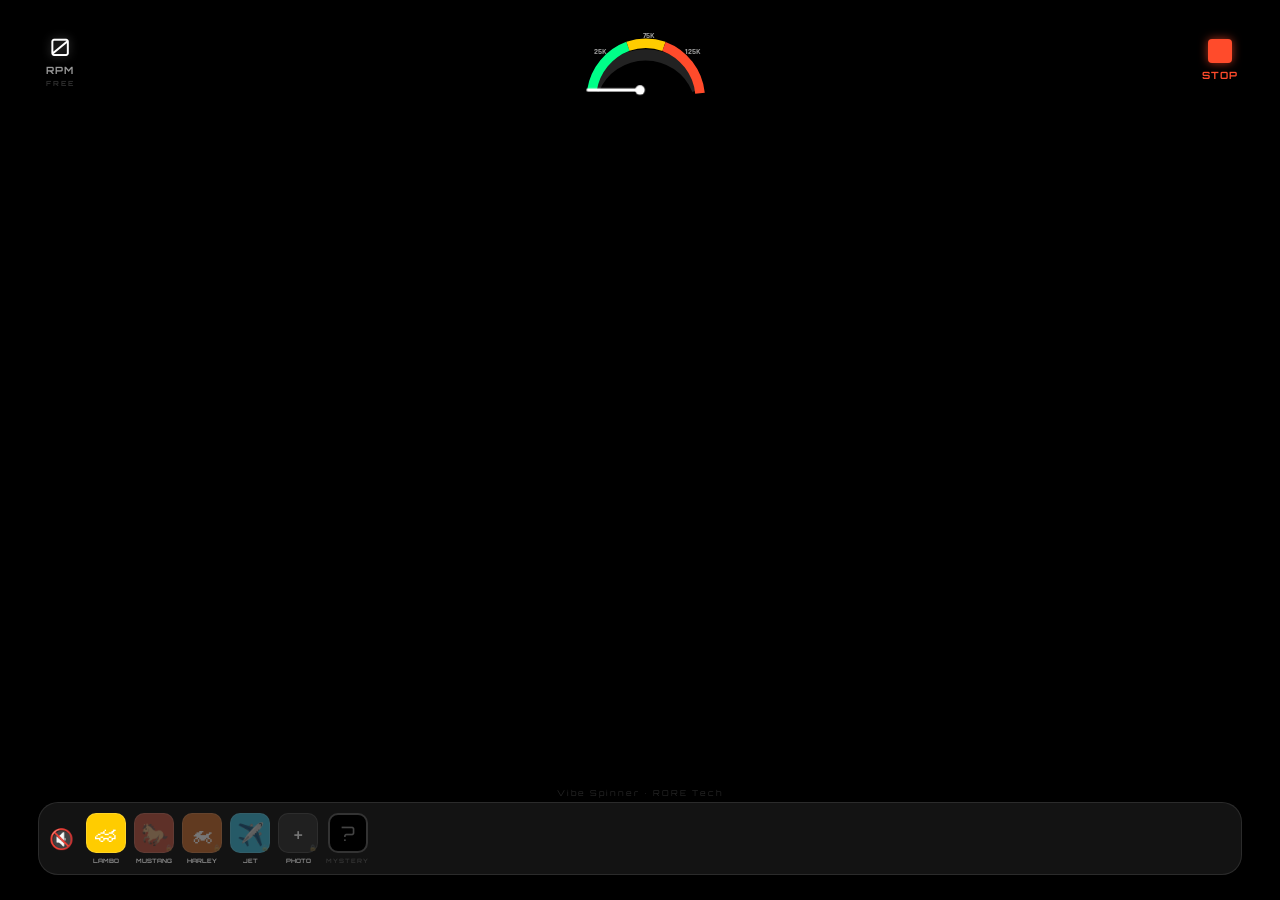
<file: games/vibespinner/index.html>
<!DOCTYPE html>
<html lang="en">
<head>
    <meta charset="UTF-8">
    <meta name="viewport" content="width=device-width, initial-scale=1.0, maximum-scale=1.0, user-scalable=no, viewport-fit=cover">
    <meta name="description" content="The ultimate high-RPM engine spinner. Feel the physics of 150,000 RPM with real engine sounds.">
    <meta name="theme-color" content="#000000">
    <title>Vibe Spinner</title>
    <link rel="stylesheet" href="vibe.css">
    <link rel="manifest" href="/games/vibespinner/manifest.json">
    <script>
      if ('serviceWorker' in navigator) {
        window.addEventListener('load', () => {
          navigator.serviceWorker.register('/games/vibespinner/service-worker.js')
            .then(reg => console.log('SW registered:', reg.scope))
            .catch(err => console.log('SW failed:', err));
        });
      }
    </script>
</head>
<body>
    <header id="header-bar">
        <div class="header-section left">
            <span id="stats">0</span>
            <span id="unit">RPM</span>
            <span id="tier-badge">FREE</span>
        </div>
        <div class="header-section center">
            <div id="gauge-box">
                <svg viewBox="0 0 200 120" id="gauge-svg">
                    <path d="M 42 100 A 70 70 0 0 1 172 100" fill="none" stroke="#222" stroke-width="14" />
                    <path d="M 40 100 A 70 70 0 0 1 85 45.3" fill="none" stroke="#00ff88" stroke-width="12" />
                    <path d="M 85 45.3 A 70 70 0 0 1 130 45.5" fill="none" stroke="#ffcc00" stroke-width="12" />
                    <path d="M 130 45.5 A 70 70 0 0 1 175 104" fill="none" stroke="#ff4b2b" stroke-width="12" />
                    <text x="50" y="55" class="g-num">25K</text>
                    <text x="110" y="35" class="g-num">75K</text>
                    <text x="165" y="55" class="g-num">125K</text>
                    <line x1="100" y1="100" x2="100" y2="35" id="needle" stroke="#fff" stroke-width="4" stroke-linecap="round" />
                    <circle cx="100" cy="100" r="6" fill="#fff" />
                </svg>
            </div>
        </div>
        <div class="header-section right" onclick="hardStop()">
            <div id="stop-square"></div>
            <span id="stop-label">STOP</span>
        </div>
    </header>

    <div id="spinner-container">
        <div id="spinner"></div>
    </div>

    <div style="font-size:8px;color:rgba(255,255,255,0.15);letter-spacing:2px;text-align:center;padding-bottom:4px;font-family:'Orbitron',sans-serif;">Vibe Spinner &middot; RORE Tech</div>
    <div id="menu">
        <div id="power-toggle" onclick="handlePowerClick()">&#x1F507;</div>
        <div id="skin-scroll">
            <!-- FREE: always unlocked -->
            <div class="skin-option" data-skin="lambo" onclick="handleSkinClick('lambo')">
                <div class="skin-btn" style="background-color:#ffcc00;font-size:22px;display:flex;align-items:center;justify-content:center;">&#x1F3CE;</div>
                <span>LAMBO</span>
            </div>
            <!-- PRO skins -->
            <div class="skin-option locked" data-skin="mustang" onclick="handleSkinClick('mustang')">
                <div class="skin-btn" style="position:relative;background-color:#ff4b2b;font-size:22px;display:flex;align-items:center;justify-content:center;">&#x1F40E;<span class="lock-badge">&#x1F512;</span></div>
                <span>MUSTANG</span>
            </div>
            <div class="skin-option locked" data-skin="harley" onclick="handleSkinClick('harley')">
                <div class="skin-btn" style="position:relative;background-color:#ff6600;font-size:22px;display:flex;align-items:center;justify-content:center;">&#x1F3CD;<span class="lock-badge">&#x1F512;</span></div>
                <span>HARLEY</span>
            </div>
            <div class="skin-option locked" data-skin="jet" onclick="handleSkinClick('jet')">
                <div class="skin-btn jet-solid" style="position:relative;font-size:22px;display:flex;align-items:center;justify-content:center;">&#x2708;&#xFE0F;<span class="lock-badge">&#x1F512;</span></div>
                <span>JET</span>
            </div>
            <!-- PHOTO upload -->
            <div class="skin-option locked" id="photo-btn" onclick="handlePhotoClick()">
                <div class="skin-btn" style="position:relative;background:#333;display:flex;align-items:center;justify-content:center;font-size:20px;">+<span class="lock-badge">&#x1F512;</span></div>
                <span>PHOTO</span>
            </div>
            <!-- Mystery placeholder -->
            <div class="skin-option" style="cursor:help;">
                <div class="skin-btn" style="background:#000;border:2px solid #333;display:flex;align-items:center;justify-content:center;font-size:20px;color:#444;">?</div>
                <span style="color:#333;letter-spacing:1px;">MYSTERY</span>
            </div>
        </div>
    </div>

    <input type="file" id="photo-input"  accept="image/*"                      style="display:none;" onchange="loadPhoto(event)">
    <input type="file" id="camera-input" accept="image/*" capture="environment" style="display:none;" onchange="loadPhoto(event)">

    <!-- Photo source chooser -->
    <div id="photo-chooser" class="paywall-backdrop" onclick="closePhotoChooser(event)" style="display:none;">
        <div class="paywall-card" style="padding:24px 20px;">
            <button class="paywall-close" onclick="closePhotoChooser()">&#x2715;</button>
            <div onclick="document.getElementById('camera-input').click();closePhotoChooser();"
                 style="display:flex;align-items:center;gap:14px;padding:16px 0;border-bottom:1px solid rgba(255,255,255,0.08);cursor:pointer;">
                <span style="font-size:28px;">&#x1F4F7;</span>
                <div>
                    <div style="font-family:'Orbitron',sans-serif;font-size:13px;color:#fff;letter-spacing:1px;">Take Photo</div>
                    <div style="font-family:'Rajdhani',sans-serif;font-size:11px;color:rgba(255,255,255,0.4);margin-top:2px;">Use camera</div>
                </div>
            </div>
            <div onclick="document.getElementById('photo-input').click();closePhotoChooser();"
                 style="display:flex;align-items:center;gap:14px;padding:16px 0;cursor:pointer;">
                <span style="font-size:28px;">&#x1F5BC;&#xFE0F;</span>
                <div>
                    <div style="font-family:'Orbitron',sans-serif;font-size:13px;color:#fff;letter-spacing:1px;">Choose from Gallery</div>
                    <div style="font-family:'Rajdhani',sans-serif;font-size:11px;color:rgba(255,255,255,0.4);margin-top:2px;">Pick existing photo</div>
                </div>
            </div>
        </div>
    </div>

    <!-- Upgrade Banner (shown when free tier hits 50K) -->
    <div id="upgrade-banner">
        <span>Unlock 150K RPM + Mustang, Harley, Jet skins &rarr; <strong>Vibe Pro $1.99</strong></span>
        <a href="https://buy.stripe.com/placeholder" class="banner-btn" target="_blank" rel="noopener">Unlock Now</a>
        <a class="banner-max-link" onclick="showMaxModal()">Learn about Vibe Max &rarr;</a>
    </div>

    <!-- Paywall / Store Modal -->
    <div id="paywall-modal" class="paywall-backdrop" onclick="closePaywall(event)">
        <div class="paywall-card">
            <button class="paywall-close" onclick="closePaywall()">&#x2715;</button>
            <div class="paywall-lock" id="modal-icon">&#x1F512;</div>
            <h2 class="paywall-title" id="modal-title">Unlock Vibe Pro</h2>
            <p class="paywall-price" id="modal-price">One-time $1.99</p>
            <p class="paywall-desc" id="modal-desc">All skins + 150,000 RPM + overheat FX + photo upload.</p>
            <a href="https://buy.stripe.com/placeholder" class="paywall-btn" id="modal-btn" target="_blank" rel="noopener">Unlock Pro &#x2014; $1.99</a>
            <p style="margin-top:14px;font-size:12px;text-align:center;">
              <a onclick="closePaywall();showMaxModal();" style="color:rgba(168,85,247,0.7);cursor:pointer;letter-spacing:0.5px;font-family:'Rajdhani',sans-serif;">⚡ Learn about Vibe MAX →</a>
            </p>
        </div>
    </div>

    <!-- Vibe Max Modal -->
    <div id="max-modal" class="paywall-backdrop" onclick="closeMaxModal(event)">
        <div class="paywall-card max-card">
            <button class="paywall-close" onclick="closeMaxModal()">&#x2715;</button>
            <div class="paywall-lock">&#x26A1;</div>
            <h2 class="paywall-title">Vibe Max</h2>
            <p class="paywall-price max-price">$4.99 one-time</p>
            <p class="max-subtitle">For the serious speed junkie</p>
            <ul class="max-features">
                <li>⚡ Everything in Vibe Pro</li>
                <li>🔴 Unlimited RPM — no cap ever</li>
                <li>🔥 Overheat glow + shake at 125K RPM</li>
                <li>🎨 Exclusive new skins — first access</li>
                <li>🏆 Priority support from RORE Tech</li>
            </ul>
            <p class="launch-note">More MAX features coming — you'll get them free as a MAX owner.</p>
            <a href="https://buy.stripe.com/placeholder-max" class="paywall-btn max-btn" target="_blank" rel="noopener">Get Vibe Max &#x2014; $4.99</a>
        </div>
    </div>

    <script src="logic.js"></script>
</body>
</html>
</file>
<file: games/vibespinner/vibe.css>
@import url('https://fonts.googleapis.com/css2?family=Orbitron:wght@700&family=Rajdhani:wght@600&display=swap');

* {
    margin: 0;
    padding: 0;
    box-sizing: border-box;
    -webkit-user-select: none;
    user-select: none;
}

body {
    background: #000;
    min-height: 100vh;
    height: 100%;
    display: flex;
    flex-direction: column;
    align-items: center;
    justify-content: space-between;
    font-family: 'Orbitron', sans-serif;
    color: white;
    padding-bottom: 25px;
    padding-top: env(safe-area-inset-top, 0px);
}

/* === HEADER === */
#header-bar {
    width: 100%;
    height: 120px;
    display: flex;
    align-items: center;
    justify-content: center;
    padding: 0 10px;
}

.header-section {
    display: flex;
    flex-direction: column;
    align-items: center;
    justify-content: center;
    height: 100%;
    overflow: hidden;
}

.header-section.left {
    flex: 0 0 90px;
    padding-left: 10px;
}

.header-section.right {
    flex: 0 0 90px;
    padding-right: 10px;
}

.header-section.center {
    flex: 1;
    display: flex;
    flex-direction: column;
    align-items: center;
    justify-content: center;
    height: 100%;
}

/* === RPM DISPLAY === */
#stats {
    font-size: 24px;
    color: #ffffff;
    text-shadow: 0 0 10px rgba(255, 255, 255, 0.3);
    transition: color 0.2s, text-shadow 0.2s;
    font-variant-numeric: tabular-nums;
    width: 80px;
    text-align: center;
}

#unit {
    font-size: 10px;
    font-weight: bold;
    letter-spacing: 1px;
    margin-top: 2px;
    color: rgba(255, 255, 255, 0.6);
}

/* === TIER BADGE — small indicator below RPM === */
#tier-badge {
    font-size: 7px;
    font-weight: bold;
    letter-spacing: 2px;
    color: rgba(255, 255, 255, 0.18);
    margin-top: 3px;
}

/* === OVERHEAT GLOW — triggered by JS at threshold === */
.overheat {
    color: #ff4b2b !important;
    text-shadow: 0 0 20px #ff4b2b, 0 0 40px #ff4b2b88 !important;
}

/* === GAUGE === */
#gauge-box {
    width: 160px;
}

.g-num {
    fill: rgba(255,255,255,0.6);
    font-family: 'Rajdhani';
    font-size: 10px;
    text-anchor: middle;
    font-weight: bold;
}

#needle {
    transform-origin: 100px 100px;
    will-change: transform;
}

/* === STOP BUTTON === */
#stop-square {
    width: 24px;
    height: 24px;
    background: #ff4b2b;
    border-radius: 4px;
    box-shadow: 0 0 10px #ff4b2baa;
    margin-bottom: 4px;
}

#stop-label {
    font-size: 10px;
    font-weight: bold;
    letter-spacing: 1px;
    margin-top: 2px;
    color: #ff4b2b;
}

/* === SPINNER === */
#spinner-container {
    width: 100%;
    flex-grow: 1;
    display: flex;
    align-items: center;
    justify-content: center;
    position: relative;
    touch-action: none;
}

#spinner {
    width: 80vw;
    height: 80vw;
    max-width: 360px;
    max-height: 360px;
    border-radius: 50%;
    background-size: cover;
    background-position: center;
    position: relative;
    overflow: hidden;
    mask-image: radial-gradient(circle, black 70%, transparent 100%);
    -webkit-mask-image: radial-gradient(circle, black 70%, transparent 100%);
    will-change: transform, filter;
}

/* === METAL GLINT — opacity controlled by JS via --glint variable === */
#spinner::after {
    content: '';
    position: absolute;
    top: 0; left: 0;
    width: 100%; height: 100%;
    border-radius: 50%;
    background: linear-gradient(
        135deg,
        rgba(255,255,255,0) 30%,
        rgba(255,255,255,0.4) 50%,
        rgba(255,255,255,0) 70%
    );
    opacity: var(--glint, 0);
    pointer-events: none;
}

/* === MENU === */
#menu {
    width: 94%;
    padding: 10px;
    background: rgba(20, 20, 20, 0.98);
    border-radius: 20px;
    display: flex;
    align-items: center;
    border: 1px solid rgba(255,255,255,0.1);
}

#power-toggle {
    font-size: 20px;
    margin-right: 12px;
}

#skin-scroll {
    display: flex;
    gap: 8px;
    overflow-x: auto;
    flex-grow: 1;
    scrollbar-width: none;
    -webkit-overflow-scrolling: touch;
}

.skin-option {
    display: flex;
    flex-direction: column;
    align-items: center;
    gap: 4px;
    flex-shrink: 0;
    cursor: pointer;
}

.skin-btn {
    width: 40px;
    height: 40px;
    border-radius: 10px;
    background-size: 70%;
    background-repeat: no-repeat;
    background-position: center;
    border: 1px solid rgba(255,255,255,0.15);
    flex-shrink: 0;
}

.jet-solid {
    background-color: #00ccff;
}

.skin-option span {
    font-size: 6px;
    font-weight: bold;
    color: rgba(255,255,255,0.5);
}

/* === LOCKED SKINS === */
.skin-option.locked .skin-btn {
    opacity: 0.42;
    filter: grayscale(40%);
}

.lock-badge {
    position: absolute;
    bottom: 1px;
    right: 1px;
    font-size: 11px;
    line-height: 1;
    pointer-events: none;
}

/* === SKIN STORE LINK === */
.skin-store-link {
    flex-shrink: 0;
    font-family: 'Rajdhani', sans-serif;
    font-size: 8px;
    font-weight: bold;
    letter-spacing: 1px;
    color: rgba(0, 204, 255, 0.5);
    text-align: center;
    line-height: 1.3;
    cursor: pointer;
    padding: 4px 2px;
    border-left: 1px solid rgba(255,255,255,0.06);
    padding-left: 10px;
    touch-action: auto;
}

.skin-store-link:active {
    color: #00ccff;
}

/* === UPGRADE BANNER === */
#upgrade-banner {
    display: none;
    position: fixed;
    bottom: 100px;
    left: 50%;
    transform: translateX(-50%);
    background: linear-gradient(135deg, #1a0033, #2d0060);
    border: 1px solid rgba(160, 0, 255, 0.35);
    border-radius: 14px;
    padding: 12px 18px;
    max-width: 340px;
    width: 90%;
    z-index: 900;
    text-align: center;
    box-shadow: 0 0 24px rgba(120, 0, 255, 0.3);
    font-family: 'Rajdhani', sans-serif;
    font-size: 13px;
    color: rgba(255, 255, 255, 0.85);
    touch-action: auto;
}

#upgrade-banner.visible {
    display: block;
}

.banner-btn {
    display: inline-block;
    margin-top: 9px;
    background: linear-gradient(135deg, #9b00ff, #6600cc);
    color: #fff;
    font-family: 'Orbitron', sans-serif;
    font-size: 11px;
    font-weight: 700;
    letter-spacing: 1px;
    padding: 8px 18px;
    border-radius: 8px;
    text-decoration: none;
}

/* === PAYWALL MODAL === */
.paywall-backdrop {
    display: none;
    position: fixed;
    inset: 0;
    z-index: 1000;
    background: rgba(0, 0, 0, 0.82);
    align-items: center;
    justify-content: center;
    padding: 20px;
    touch-action: auto;
}

.paywall-card {
    background: #0f0f0f;
    border: 1px solid rgba(255,255,255,0.12);
    border-radius: 20px;
    padding: 32px 28px 28px;
    max-width: 320px;
    width: 100%;
    text-align: center;
    position: relative;
    box-shadow: 0 0 40px rgba(0,204,255,0.15);
}

.paywall-close {
    position: absolute;
    top: 14px;
    right: 16px;
    background: none;
    border: none;
    color: rgba(255,255,255,0.4);
    font-size: 18px;
    cursor: pointer;
    line-height: 1;
    padding: 0;
    touch-action: auto;
}

.paywall-close:active { color: #fff; }

.paywall-lock {
    font-size: 40px;
    margin-bottom: 14px;
}

.paywall-title {
    font-family: 'Orbitron', sans-serif;
    font-size: 17px;
    color: #fff;
    letter-spacing: 1px;
    margin-bottom: 8px;
}

.paywall-price {
    font-family: 'Orbitron', sans-serif;
    font-size: 22px;
    color: #00ccff;
    margin-bottom: 10px;
    text-shadow: 0 0 12px rgba(0,204,255,0.6);
}

.paywall-desc {
    font-family: 'Rajdhani', sans-serif;
    font-size: 13px;
    color: rgba(255,255,255,0.45);
    margin-bottom: 24px;
    letter-spacing: 0.5px;
}

.paywall-btn {
    display: block;
    background: linear-gradient(135deg, #00ccff, #0088cc);
    color: #000;
    font-family: 'Orbitron', sans-serif;
    font-size: 13px;
    font-weight: 700;
    letter-spacing: 1.5px;
    text-decoration: none;
    padding: 14px 24px;
    border-radius: 12px;
    box-shadow: 0 0 18px rgba(0,204,255,0.4);
    transition: box-shadow 0.2s, transform 0.1s;
}

.paywall-btn:active {
    transform: scale(0.97);
    box-shadow: 0 0 8px rgba(0,204,255,0.3);
}

/* === DEV MODE BUTTON === */
#dev-btn {
    position: fixed;
    bottom: 6px;
    left: 50%;
    transform: translateX(-50%);
    font-family: 'Rajdhani', sans-serif;
    font-size: 9px;
    letter-spacing: 1px;
    color: #2a2a2a;
    cursor: pointer;
    z-index: 999;
    touch-action: auto;
    padding: 4px 10px;
    white-space: nowrap;
}

/* === BANNER MAX LINK === */
.banner-max-link {
    display: block;
    margin-top: 7px;
    font-size: 10px;
    letter-spacing: 0.5px;
    color: rgba(180, 80, 255, 0.7);
    cursor: pointer;
    touch-action: auto;
}

.banner-max-link:active { color: #b050ff; }

/* === VIBE MAX MODAL === */
.max-card {
    border-color: rgba(160, 0, 255, 0.35);
    box-shadow: 0 0 40px rgba(120, 0, 255, 0.25);
}

.max-price {
    color: #b000ff !important;
    text-shadow: 0 0 12px rgba(160, 0, 255, 0.6) !important;
}

.max-subtitle {
    font-family: 'Rajdhani', sans-serif;
    font-size: 12px;
    color: rgba(255, 255, 255, 0.32);
    margin-bottom: 16px;
    letter-spacing: 0.5px;
}

.max-features {
    list-style: none;
    text-align: left;
    font-family: 'Rajdhani', sans-serif;
    font-size: 13px;
    color: rgba(255, 255, 255, 0.78);
    margin-bottom: 12px;
}

.max-features li {
    padding: 6px 0;
    border-bottom: 1px solid rgba(255, 255, 255, 0.05);
    line-height: 1.2;
}

.max-features li:last-child { border-bottom: none; }

.launch-note {
    font-family: 'Rajdhani', sans-serif;
    font-size: 11px;
    color: rgba(255, 255, 255, 0.22);
    margin-bottom: 20px;
    letter-spacing: 0.3px;
}

.max-btn {
    background: linear-gradient(135deg, #b000ff, #6600cc) !important;
    color: #fff !important;
    box-shadow: 0 0 18px rgba(160, 0, 255, 0.4) !important;
}

.max-btn:active {
    box-shadow: 0 0 8px rgba(160, 0, 255, 0.3) !important;
}
</file>
